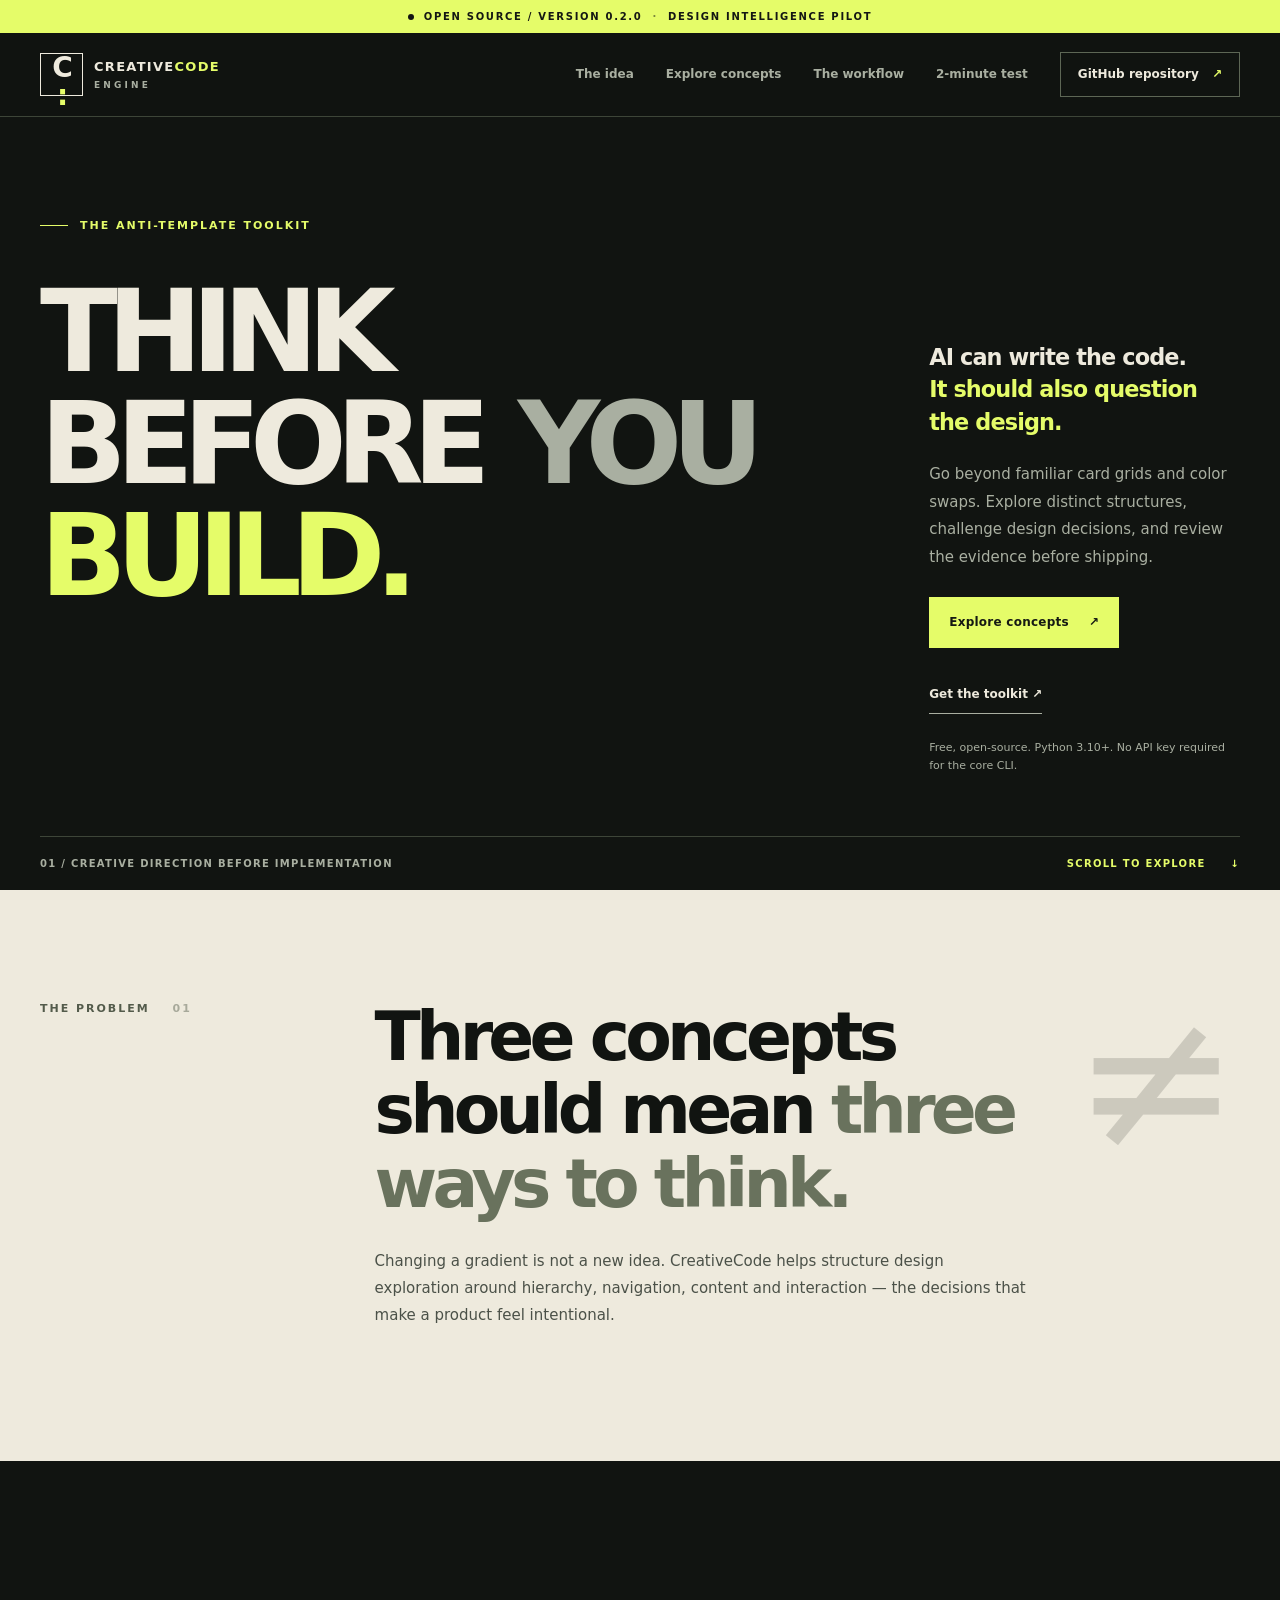
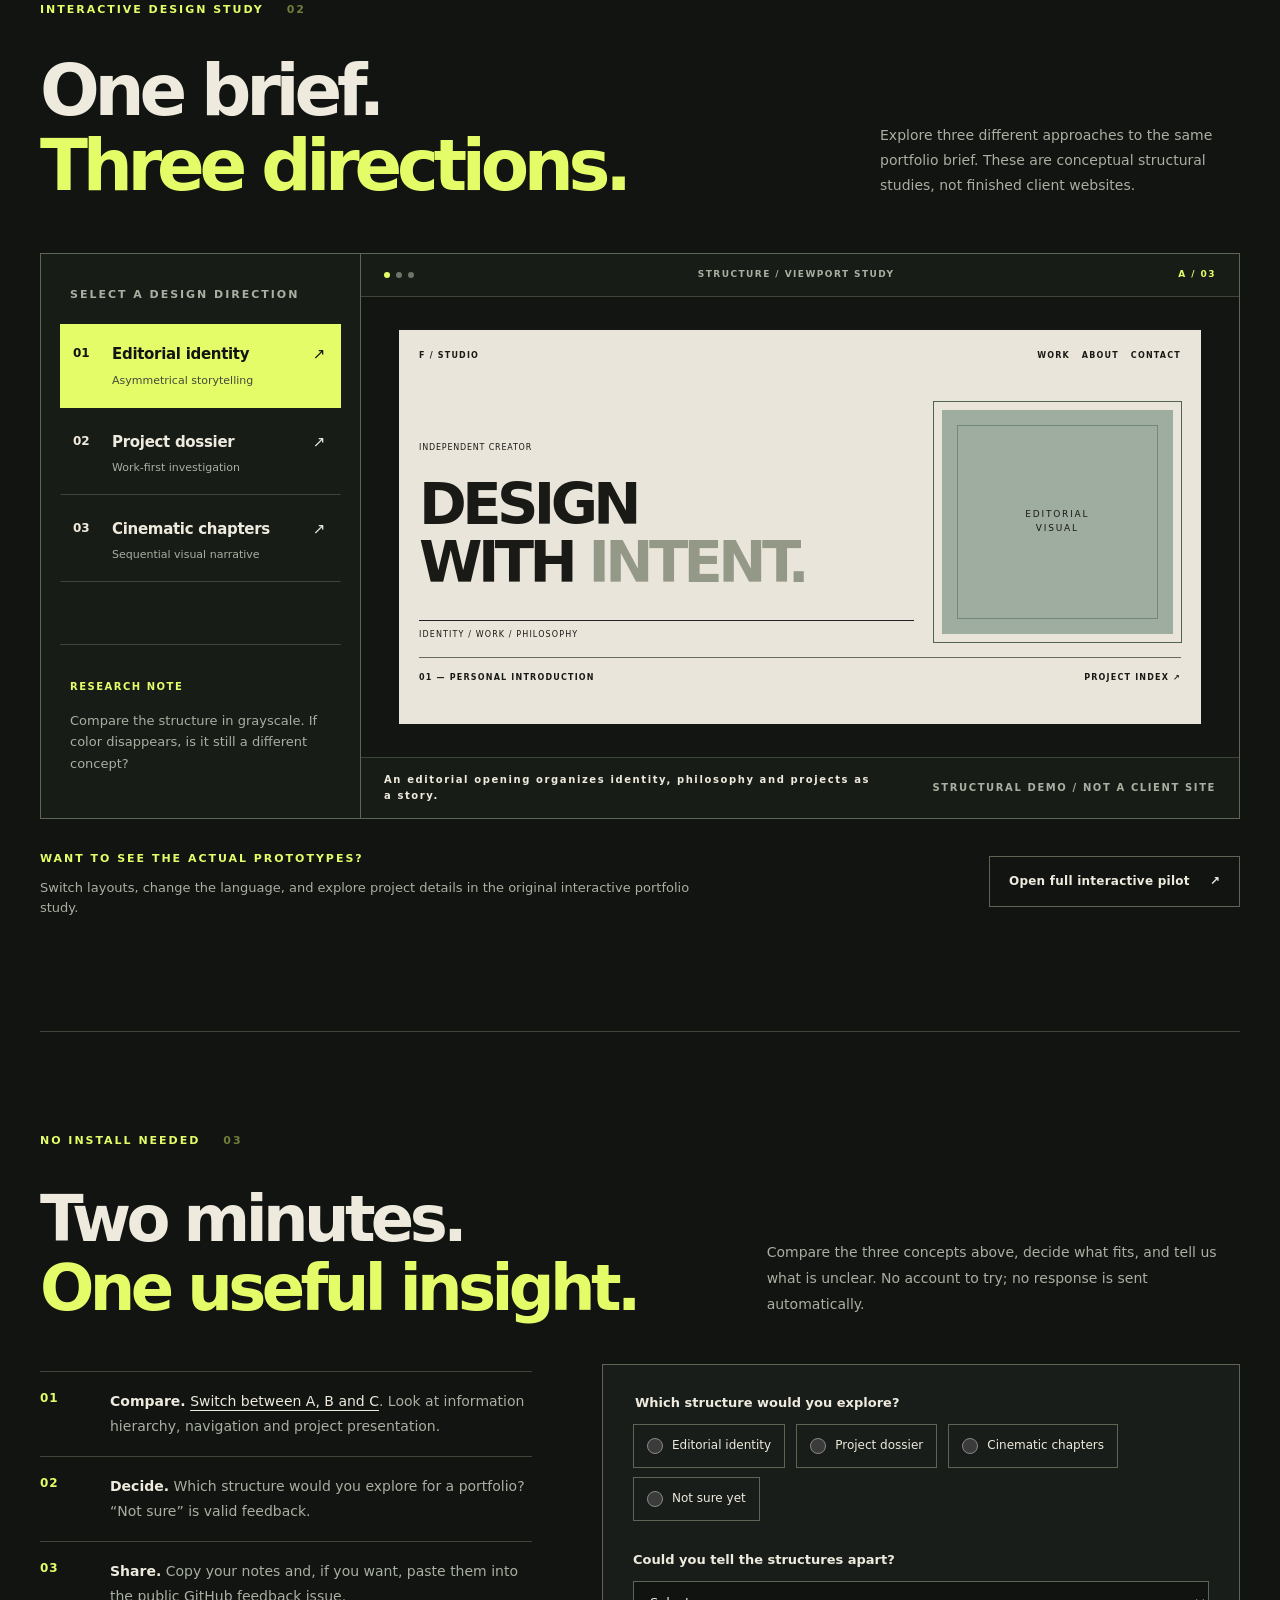
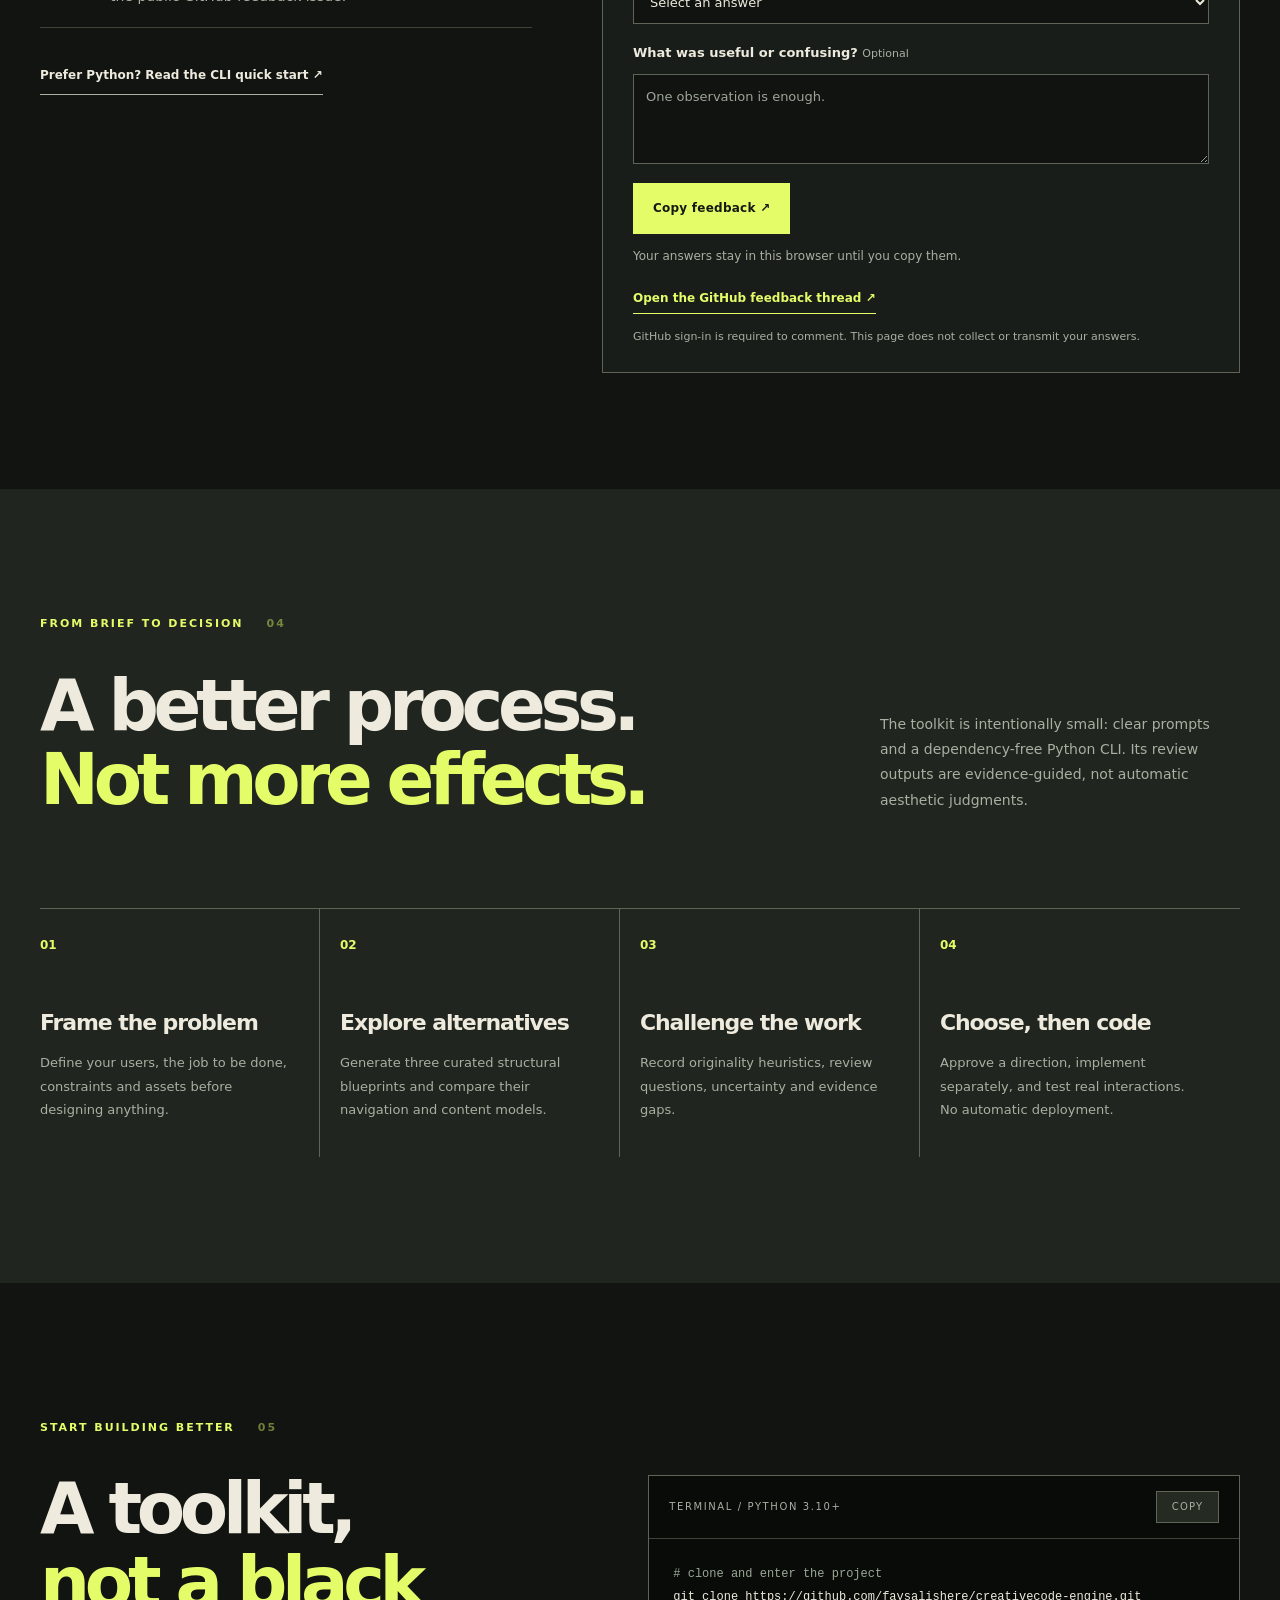
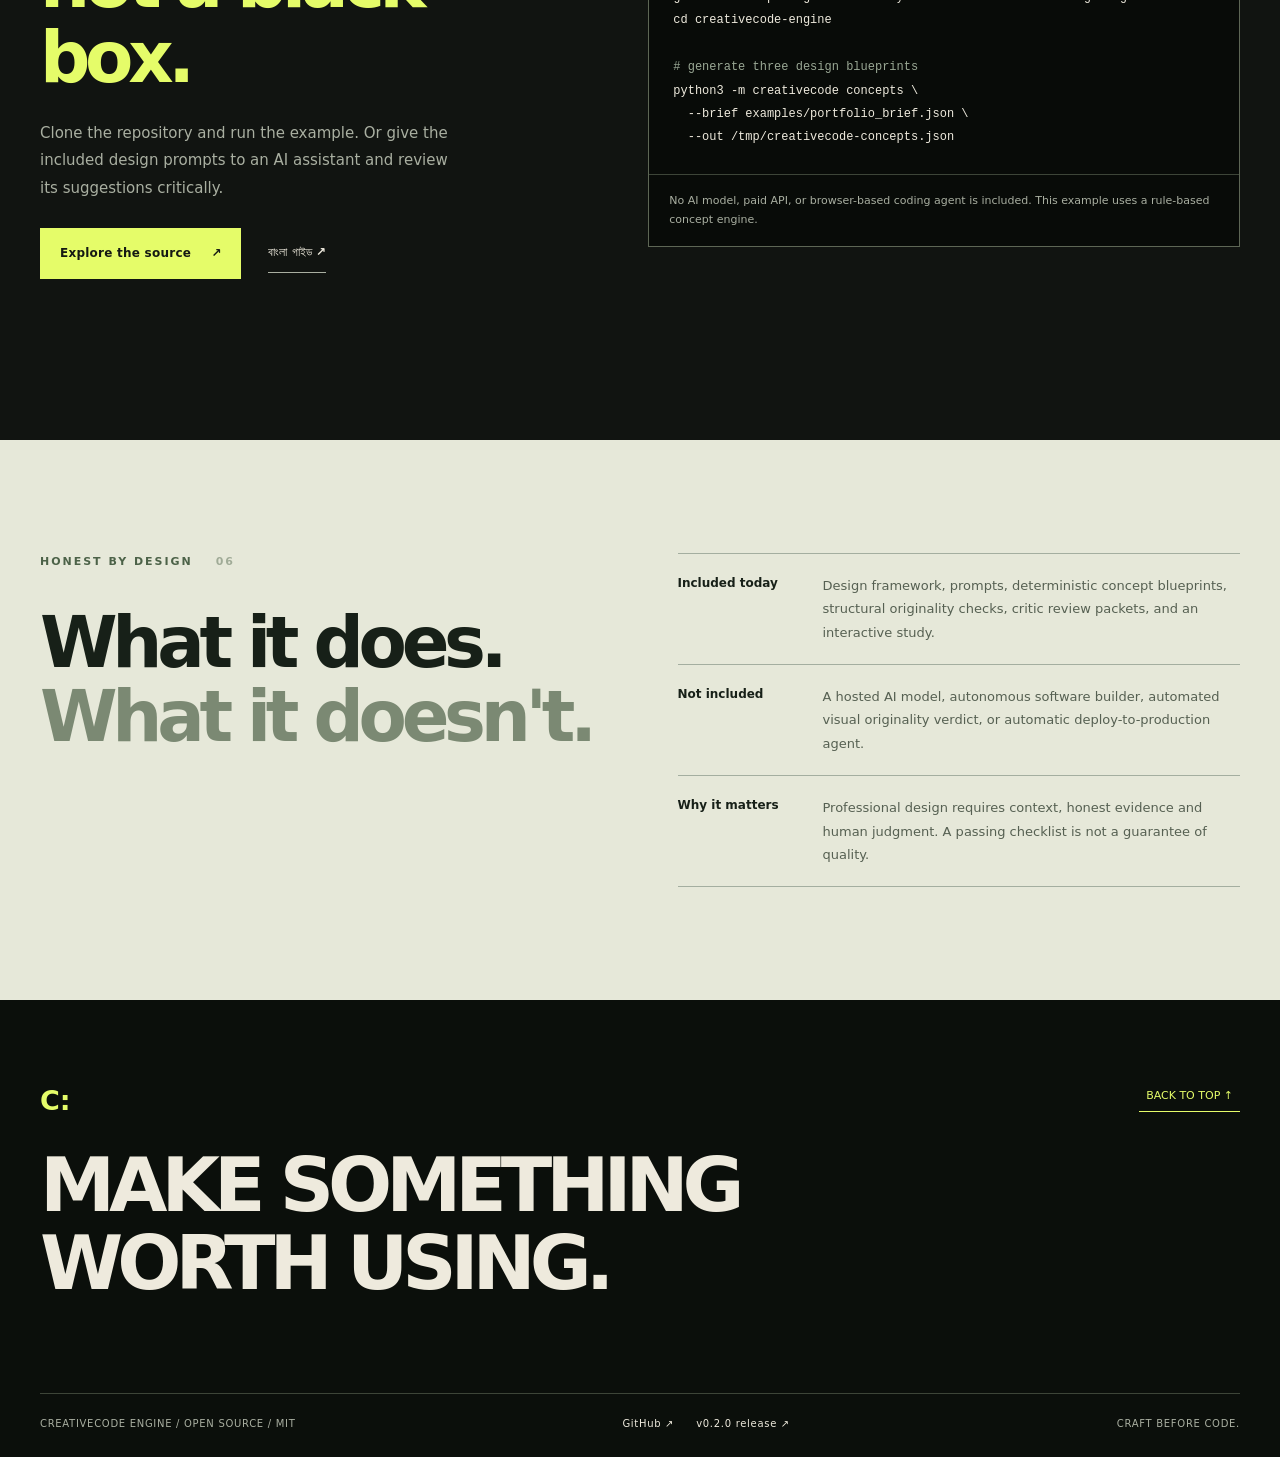
<file: docs/index.html>
<!doctype html>
<html lang="en">
<head>
  <meta charset="utf-8">
  <meta name="viewport" content="width=device-width, initial-scale=1">
  <meta name="theme-color" content="#101310">
  <meta name="description" content="CreativeCode Engine is an open-source design intelligence toolkit for AI-assisted developers. Compare three distinct structures, evaluate originality, and review designs with evidence before coding.">
  <meta property="og:type" content="website">
  <meta property="og:title" content="CreativeCode Engine — Think before you build">
  <meta property="og:description" content="Three structures, not three color swaps. Explore the interactive portfolio design pilot and the open-source workflow.">
  <meta property="og:url" content="https://faysalishere.github.io/creativecode-engine/">
  <meta property="og:image" content="https://faysalishere.github.io/creativecode-engine/assets/social-preview.png">
  <meta name="twitter:card" content="summary_large_image">
  <link rel="canonical" href="https://faysalishere.github.io/creativecode-engine/">
  <link rel="icon" href="./assets/brand.svg" type="image/svg+xml">
  <link rel="stylesheet" href="./assets/site.css">
  <title>CreativeCode Engine — Think before you build</title>
</head>
<body>
  <a class="skip-link" href="#main">Skip to content</a>
  <div class="announce"><span class="signal" aria-hidden="true"></span> OPEN SOURCE / VERSION 0.2.0 <span class="announce-sep" aria-hidden="true">·</span> DESIGN INTELLIGENCE PILOT</div>
  <header class="site-header" id="top">
    <div class="wrap nav-wrap">
      <a class="logo" href="./" aria-label="CreativeCode Engine home"><span class="logo-symbol" aria-hidden="true">C<span>:</span></span><span class="logo-name">CREATIVE<span>CODE</span><small>ENGINE</small></span></a>
      <button class="menu-toggle" id="menu-toggle" type="button" aria-expanded="false" aria-controls="site-nav" aria-label="Open navigation"><span></span><span></span></button>
      <nav class="site-nav" id="site-nav" aria-label="Primary navigation">
        <a href="#why">The idea</a>
        <a href="#directions">Explore concepts</a>
        <a href="#workflow">The workflow</a>
        <a href="#quick-test">2-minute test</a>
        <a class="nav-github" href="https://github.com/faysalishere/creativecode-engine" target="_blank" rel="noopener noreferrer">GitHub repository <span aria-hidden="true">↗</span></a>
      </nav>
    </div>
  </header>
  <main id="main">
    <section class="hero wrap" aria-labelledby="hero-title">
      <div class="hero-main">
        <p class="eyebrow"><span class="dash" aria-hidden="true"></span> THE ANTI-TEMPLATE TOOLKIT</p>
        <h1 id="hero-title">THINK<br>BEFORE <span>YOU</span><br><em>BUILD.</em></h1>
      </div>
      <div class="hero-aside">
        <p class="hero-intro">AI can write the code.<br><strong>It should also question the design.</strong></p>
        <p>Go beyond familiar card grids and color swaps. Explore distinct structures, challenge design decisions, and review the evidence before shipping.</p>
        <div class="cta-line"><a class="button button-primary" href="#directions">Explore concepts <span aria-hidden="true">↗</span></a><a class="text-link" href="https://github.com/faysalishere/creativecode-engine" target="_blank" rel="noopener noreferrer">Get the toolkit <span aria-hidden="true">↗</span></a></div>
        <p class="micro">Free, open-source. Python 3.10+. No API key required for the core CLI.</p>
      </div>
      <div class="hero-footer"><span>01 / CREATIVE DIRECTION BEFORE IMPLEMENTATION</span><span>SCROLL TO EXPLORE <span aria-hidden="true">↓</span></span></div>
    </section>
    <section class="principle" id="why" aria-labelledby="principle-title"><div class="wrap principle-grid"><p class="section-kicker">THE PROBLEM <span>01</span></p><div><h2 id="principle-title">Three concepts should mean <span>three ways to think.</span></h2><p>Changing a gradient is not a new idea. CreativeCode helps structure design exploration around hierarchy, navigation, content and interaction — the decisions that make a product feel intentional.</p></div><div class="principle-symbol" aria-hidden="true"><span>≠</span></div></div></section>
    <section class="concept-section wrap" id="directions" aria-labelledby="concept-title">
      <div class="section-heading"><div><p class="section-kicker">INTERACTIVE DESIGN STUDY <span>02</span></p><h2 id="concept-title">One brief.<br><em>Three directions.</em></h2></div><p>Explore three different approaches to the same portfolio brief. These are conceptual structural studies, not finished client websites.</p></div>
      <div class="explorer">
        <div class="explorer-sidebar">
          <p class="overline">SELECT A DESIGN DIRECTION</p>
          <div class="concept-tabs" role="tablist" aria-label="Portfolio concept directions">
            <button class="concept-tab" id="tab-editorial" role="tab" data-concept="editorial" aria-selected="true" aria-controls="panel-editorial" type="button"><span class="concept-number">01</span><span><b>Editorial identity</b><small>Asymmetrical storytelling</small></span><span class="tab-arrow" aria-hidden="true">↗</span></button>
            <button class="concept-tab" id="tab-dossier" role="tab" data-concept="dossier" aria-selected="false" aria-controls="panel-dossier" tabindex="-1" type="button"><span class="concept-number">02</span><span><b>Project dossier</b><small>Work-first investigation</small></span><span class="tab-arrow" aria-hidden="true">↗</span></button>
            <button class="concept-tab" id="tab-chapters" role="tab" data-concept="chapters" aria-selected="false" aria-controls="panel-chapters" tabindex="-1" type="button"><span class="concept-number">03</span><span><b>Cinematic chapters</b><small>Sequential visual narrative</small></span><span class="tab-arrow" aria-hidden="true">↗</span></button>
          </div>
          <div class="explorer-note"><span class="note-index">RESEARCH NOTE</span><p>Compare the structure in grayscale. If color disappears, is it still a different concept?</p></div>
        </div>
        <div class="explorer-stage">
          <div class="stage-toolbar"><div class="browser-dots" aria-hidden="true"><i></i><i></i><i></i></div><span>STRUCTURE / VIEWPORT STUDY</span><span class="stage-code" id="stage-code">A / 03</span></div>
          <div class="stage-scene" id="panel-editorial" role="tabpanel" aria-labelledby="tab-editorial">
            <div class="mock-editorial">
              <div class="mock-top"><span>F / STUDIO</span><span>WORK &nbsp; ABOUT &nbsp; CONTACT</span></div>
              <div class="mock-editorial-grid"><div><span class="mock-caption">INDEPENDENT CREATOR</span><strong>DESIGN<br>WITH <i>INTENT.</i></strong><div class="mock-editorial-line">IDENTITY / WORK / PHILOSOPHY</div></div><div class="mock-photo"><span>EDITORIAL<br>VISUAL</span></div></div>
              <div class="mock-bottom"><span>01 — PERSONAL INTRODUCTION</span><span>PROJECT INDEX <span aria-hidden="true">↗</span></span></div>
            </div>
          </div>
          <div class="stage-scene" id="panel-dossier" role="tabpanel" aria-labelledby="tab-dossier" hidden>
            <div class="mock-dossier"><div class="dossier-top"><span>SELECTED WORK / INDEX</span><span>PORTFOLIO SYSTEM</span></div><div class="dossier-grid"><div class="dossier-rail"><span>01 / PROJECT ALPHA</span><span class="dossier-selected">02 / PROJECT BETA</span><span>03 / PROJECT GAMMA</span><span>04 / MORE WORK</span></div><div class="dossier-main"><p>CASE STUDY / 002</p><strong>PROJECT<br>BETA</strong><div class="dossier-meta"><span>PROBLEM</span><span>APPROACH</span><span>RESULT</span></div><div class="dossier-preview">PROJECT EVIDENCE &amp; DECISIONS</div></div></div></div>
          </div>
          <div class="stage-scene" id="panel-chapters" role="tabpanel" aria-labelledby="tab-chapters" hidden>
            <div class="mock-chapters"><div class="chapter-top">CHAPTERS / 01—03 <span>DISCOVER THE STORY</span></div><p>01 / IDENTITY</p><strong>BUILD<br><span>BEYOND</span><br>THE SCREEN.</strong><div class="chapter-line"><span>02 / WORK</span><span>03 / PRINCIPLES</span></div><div class="chapter-bottom">A SEQUENCE, NOT A CARD GRID <span aria-hidden="true">↗</span></div></div>
          </div>
          <div class="stage-bottom"><span id="stage-summary">An editorial opening organizes identity, philosophy and projects as a story.</span><span>STRUCTURAL DEMO / NOT A CLIENT SITE</span></div>
        </div>
      </div>
      <div class="explore-next"><div><span class="micro-label">WANT TO SEE THE ACTUAL PROTOTYPES?</span><p>Switch layouts, change the language, and explore project details in the original interactive portfolio study.</p></div><a class="button button-outline" href="./demo/portfolio/" id="open-pilot">Open full interactive pilot <span aria-hidden="true">↗</span></a></div>
    </section>
    <section class="quick-test wrap" id="quick-test" aria-labelledby="quick-test-title">
      <div class="quick-test-heading">
        <div><p class="section-kicker">NO INSTALL NEEDED <span>03</span></p><h2 id="quick-test-title">Two minutes.<br><em>One useful insight.</em></h2></div>
        <p>Compare the three concepts above, decide what fits, and tell us what is unclear. No account to try; no response is sent automatically.</p>
      </div>
      <div class="quick-test-grid">
        <div class="quick-test-instructions">
          <div><span class="quick-step">01</span><p><strong>Compare.</strong> <a href="#directions">Switch between A, B and C</a>. Look at information hierarchy, navigation and project presentation.</p></div>
          <div><span class="quick-step">02</span><p><strong>Decide.</strong> Which structure would you explore for a portfolio? “Not sure” is valid feedback.</p></div>
          <div><span class="quick-step">03</span><p><strong>Share.</strong> Copy your notes and, if you want, paste them into the public GitHub feedback issue.</p></div>
          <a class="text-link" href="https://github.com/faysalishere/creativecode-engine/blob/main/docs/QUICK_START.md" target="_blank" rel="noopener noreferrer">Prefer Python? Read the CLI quick start ↗</a>
        </div>
        <form class="feedback-form" id="feedback-form">
          <fieldset><legend>Which structure would you explore?</legend>
            <label class="feedback-choice"><input type="radio" name="direction" value="Editorial identity" required><span>Editorial identity</span></label>
            <label class="feedback-choice"><input type="radio" name="direction" value="Project dossier"><span>Project dossier</span></label>
            <label class="feedback-choice"><input type="radio" name="direction" value="Cinematic chapters"><span>Cinematic chapters</span></label>
            <label class="feedback-choice"><input type="radio" name="direction" value="Not sure"><span>Not sure yet</span></label>
          </fieldset>
          <label class="feedback-label" for="feedback-clarity">Could you tell the structures apart?</label>
          <select id="feedback-clarity" name="clarity" required><option value="" selected disabled>Select an answer</option><option value="Clearly">Clearly</option><option value="Partly">Partly</option><option value="Not yet">Not yet</option></select>
          <label class="feedback-label" for="feedback-note">What was useful or confusing? <small>Optional</small></label>
          <textarea id="feedback-note" name="note" maxlength="500" rows="3" placeholder="One observation is enough."></textarea>
          <button class="button button-primary" type="submit" id="copy-feedback">Copy feedback ↗</button>
          <p class="feedback-status" id="feedback-status" role="status" aria-live="polite">Your answers stay in this browser until you copy them.</p>
          <label class="feedback-fallback-label" for="feedback-fallback" id="feedback-fallback-label" hidden>Copy this text manually:</label>
          <textarea id="feedback-fallback" class="feedback-fallback" readonly hidden aria-label="Feedback text for manual copying"></textarea>
          <a class="feedback-thread" href="https://github.com/faysalishere/creativecode-engine/issues/1" target="_blank" rel="noopener noreferrer">Open the GitHub feedback thread ↗</a>
          <p class="feedback-privacy">GitHub sign-in is required to comment. This page does not collect or transmit your answers.</p>
        </form>
      </div>
    </section>
    <section class="workflow" id="workflow" aria-labelledby="workflow-title"><div class="wrap"><div class="section-heading workflow-header"><div><p class="section-kicker">FROM BRIEF TO DECISION <span>04</span></p><h2 id="workflow-title">A better process.<br><em>Not more effects.</em></h2></div><p>The toolkit is intentionally small: clear prompts and a dependency-free Python CLI. Its review outputs are evidence-guided, not automatic aesthetic judgments.</p></div>
      <div class="steps"><article><span class="step-num">01</span><h3>Frame the problem</h3><p>Define your users, the job to be done, constraints and assets before designing anything.</p></article><article><span class="step-num">02</span><h3>Explore alternatives</h3><p>Generate three curated structural blueprints and compare their navigation and content models.</p></article><article><span class="step-num">03</span><h3>Challenge the work</h3><p>Record originality heuristics, review questions, uncertainty and evidence gaps.</p></article><article><span class="step-num">04</span><h3>Choose, then code</h3><p>Approve a direction, implement separately, and test real interactions. No automatic deployment.</p></article></div>
    </div></section>
    <section class="get-started wrap" id="start" aria-labelledby="start-title"><div class="get-started-copy"><p class="section-kicker">START BUILDING BETTER <span>05</span></p><h2 id="start-title">A toolkit,<br><em>not a black box.</em></h2><p>Clone the repository and run the example. Or give the included design prompts to an AI assistant and review its suggestions critically.</p><div class="links-row"><a class="button button-primary" href="https://github.com/faysalishere/creativecode-engine" target="_blank" rel="noopener noreferrer">Explore the source <span aria-hidden="true">↗</span></a><a class="text-link" href="https://github.com/faysalishere/creativecode-engine/blob/main/docs/GETTING_STARTED.bn.md" target="_blank" rel="noopener noreferrer">বাংলা গাইড <span aria-hidden="true">↗</span></a></div></div><div class="code-panel"><div class="code-header"><span>TERMINAL / PYTHON 3.10+</span><button id="copy-command" class="copy-button" type="button" aria-label="Copy getting started commands">COPY</button></div><pre><code id="install-command"><span class="code-comment"># clone and enter the project</span>
git clone https://github.com/faysalishere/creativecode-engine.git
cd creativecode-engine

<span class="code-comment"># generate three design blueprints</span>
python3 -m creativecode concepts \
  --brief examples/portfolio_brief.json \
  --out /tmp/creativecode-concepts.json</code></pre><p class="code-note">No AI model, paid API, or browser-based coding agent is included. This example uses a rule-based concept engine.</p></div></section>
    <section class="limits" aria-labelledby="limits-title"><div class="wrap limits-grid"><div><p class="section-kicker">HONEST BY DESIGN <span>06</span></p><h2 id="limits-title">What it does.<br><span>What it doesn't.</span></h2></div><div class="limits-list"><div><b>Included today</b><p>Design framework, prompts, deterministic concept blueprints, structural originality checks, critic review packets, and an interactive study.</p></div><div><b>Not included</b><p>A hosted AI model, autonomous software builder, automated visual originality verdict, or automatic deploy-to-production agent.</p></div><div><b>Why it matters</b><p>Professional design requires context, honest evidence and human judgment. A passing checklist is not a guarantee of quality.</p></div></div></div></section>
  </main>
  <footer class="footer"><div class="wrap"><div class="footer-top"><div><span class="footer-mark">C:</span><h2>MAKE SOMETHING<br>WORTH USING.</h2></div><a href="#top" class="back-top">BACK TO TOP ↑</a></div><div class="footer-bottom"><span>CREATIVECODE ENGINE / OPEN SOURCE / MIT</span><div><a href="https://github.com/faysalishere/creativecode-engine" target="_blank" rel="noopener noreferrer">GitHub ↗</a><a href="https://github.com/faysalishere/creativecode-engine/releases/tag/v0.2.0" target="_blank" rel="noopener noreferrer">v0.2.0 release ↗</a></div><span>CRAFT BEFORE CODE.</span></div></div></footer>
  <script src="./assets/site.js" defer></script>
</body>
</html>
</file>
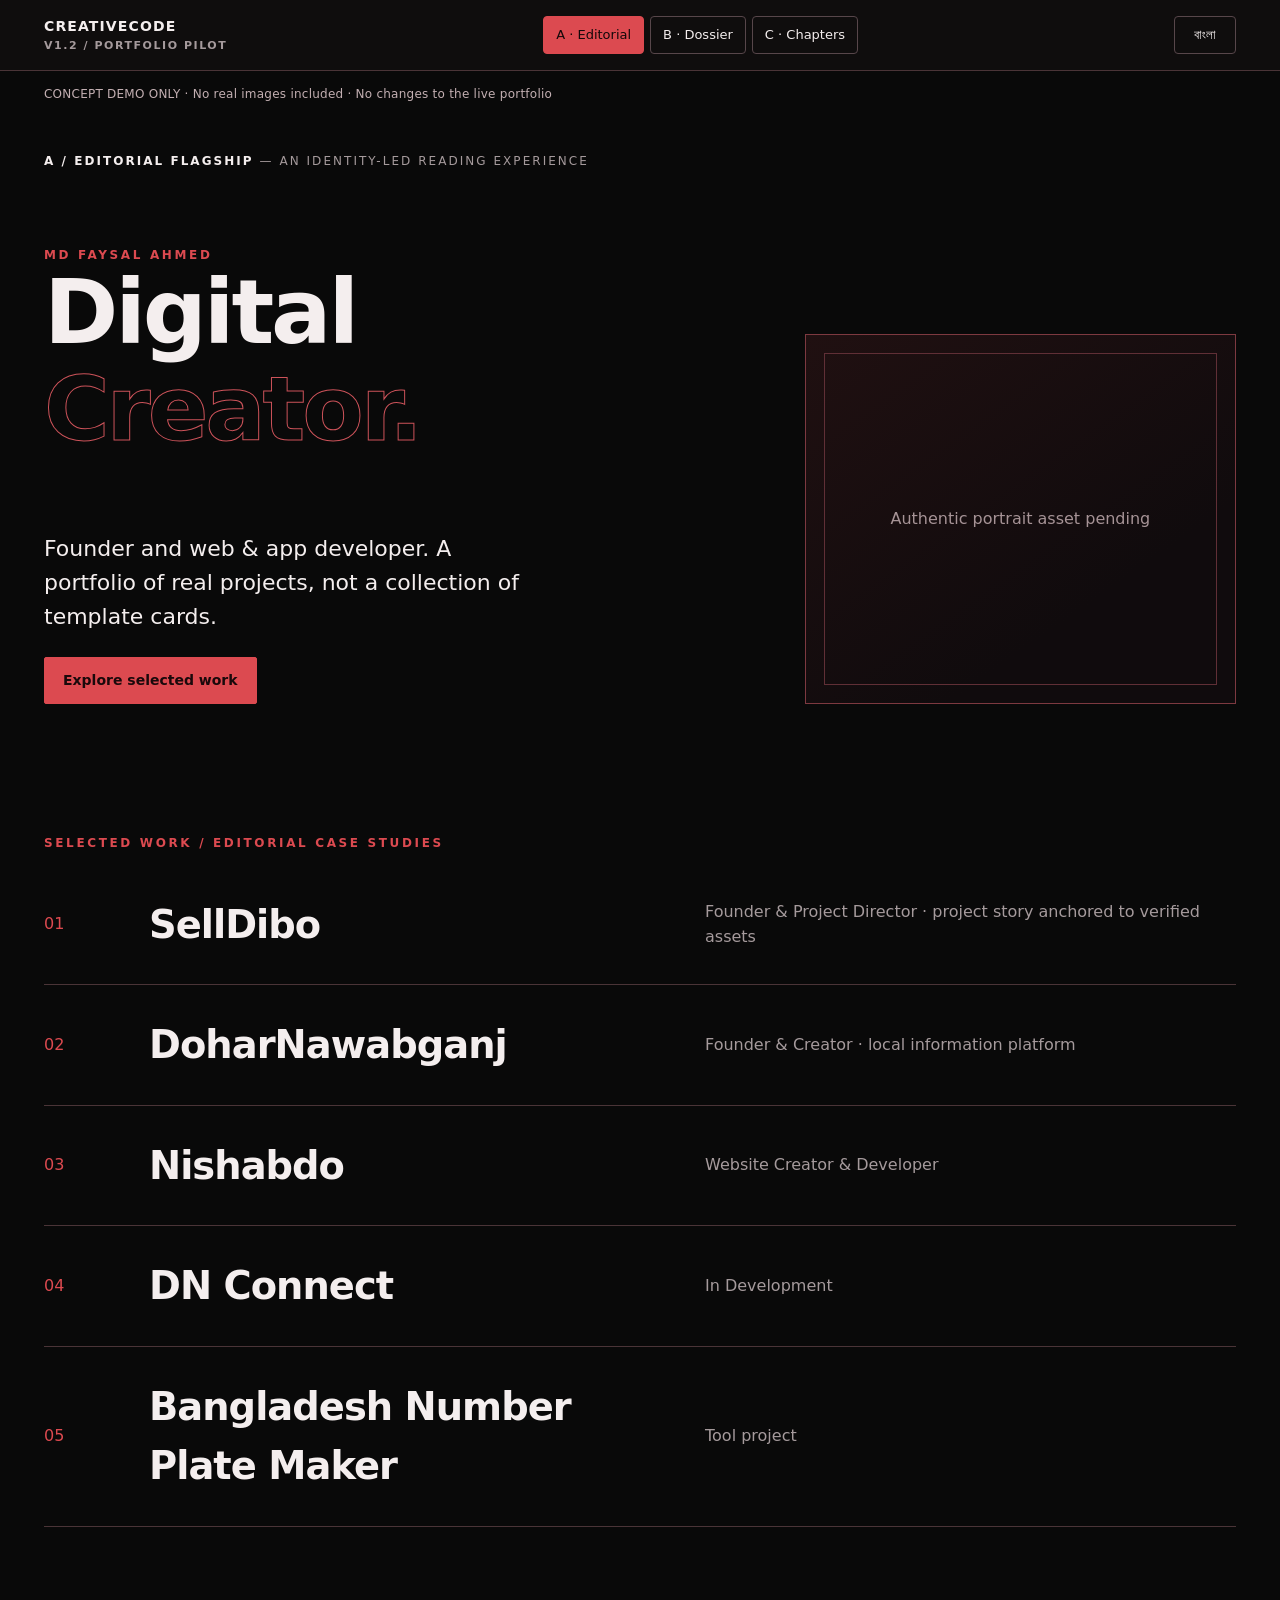
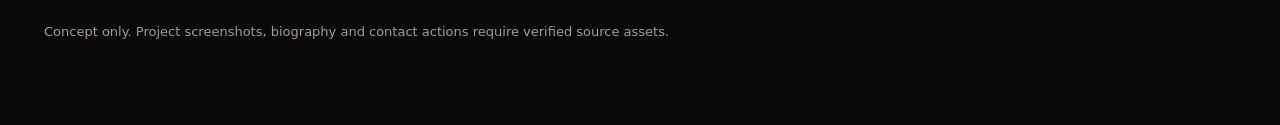
<file: examples/portfolio_preview/index.html>
<!doctype html>
<html lang="en">
<head>
<meta charset="utf-8">
<meta name="viewport" content="width=device-width,initial-scale=1">
<meta name="color-scheme" content="dark">
<title>CreativeCode V1.2 — Three portfolio directions (pilot only)</title>
<meta name="description" content="Three isolated conceptual portfolio layouts. No real portrait, project screenshots, or live website changes.">
<style>
:root{--bg:#0a0909;--surface:#171414;--surface2:#231b1c;--ink:#f4eeee;--muted:#a59a9c;--line:#4a3437;--accent:#dc4a50;--focus:#f3a19a;--max:1240px;font-family:system-ui,-apple-system,BlinkMacSystemFont,"Segoe UI",sans-serif}
*{box-sizing:border-box}html{scroll-behavior:smooth}body{margin:0;background:#090909;color:var(--ink);line-height:1.55}button{font:inherit;color:inherit;cursor:pointer}a{color:inherit}a:focus-visible,button:focus-visible{outline:3px solid var(--focus);outline-offset:4px}button:disabled{opacity:.45;cursor:default}.shell{max-width:var(--max);margin:auto;padding:0 24px}.utility{position:sticky;top:0;z-index:50;background:#100e0ef5;backdrop-filter:blur(12px);border-bottom:1px solid var(--line)}.utility-inner{display:flex;align-items:center;gap:16px;justify-content:space-between;min-height:70px;flex-wrap:wrap;padding-top:10px;padding-bottom:10px}.brand{font-weight:750;letter-spacing:.08em;font-size:14px}.brand small{color:var(--muted);font-size:11px;display:block;letter-spacing:.14em;text-transform:uppercase}.tabs{display:flex;gap:6px;flex-wrap:wrap}button.tab,.lang-switch{background:transparent;border:1px solid #57464a;border-radius:4px;padding:8px 12px;font-size:13px}button.tab[aria-selected="true"]{background:var(--accent);border-color:var(--accent);color:#130809}.lang-switch{min-width:62px}.notice{padding:14px 24px;margin:0 auto;max-width:var(--max);font-size:12px;letter-spacing:.02em;color:#c3afb2}.scene{min-height:750px}.scene[hidden]{display:none}.eyebrow{font-size:12px;letter-spacing:.22em;text-transform:uppercase;color:var(--accent);font-weight:650}.btn,.link-btn{display:inline-block;border:1px solid var(--accent);background:var(--accent);color:#1a090b;font-weight:700;font-size:14px;padding:12px 18px;text-decoration:none;border-radius:2px}.btn.secondary{background:transparent;color:var(--ink)}.muted{color:var(--muted)}.rule{border-top:1px solid var(--line)}.number{font-variant-numeric:tabular-nums;color:var(--accent)}h1,h2,h3,p{margin-top:0}h1,h2{line-height:1.08;letter-spacing:-.035em}h1{font-size:clamp(48px,7vw,112px)}h2{font-size:clamp(32px,5vw,66px)}.scene-head{padding:34px 0 12px;font-size:12px;color:var(--muted);text-transform:uppercase;letter-spacing:.17em} .scene-head strong{color:var(--ink)}
/* A: asymmetric editorial narrative */
.a-hero{display:grid;grid-template-columns:1.25fr .75fr;gap:42px;align-items:end;min-height:580px;padding-bottom:70px}.a-title{font-weight:750}.a-title em{font-style:normal;display:block;color:transparent;-webkit-text-stroke:1px #cd535a;white-space:nowrap}.a-lede{font-size:clamp(18px,2vw,22px);max-width:490px}.a-portrait{border:1px solid #7d3940;min-height:370px;position:relative;background:linear-gradient(145deg,#201011,#100b0d 70%);display:grid;place-items:center;text-align:center;padding:22px;color:#a69396}.a-portrait:before{position:absolute;content:"";inset:18px;border:1px solid #602f36;pointer-events:none}.a-portrait small{display:block;font-size:13px}.a-work{padding:60px 0}.a-work article{display:grid;grid-template-columns:80px 1fr 1fr;align-items:center;gap:25px;padding:30px 0;border-bottom:1px solid var(--line)}.a-work article h3{font-size:clamp(22px,3vw,40px);margin:0;letter-spacing:-.025em}.a-work article p{margin:0;color:var(--muted)}
/* B: active dossier with scan index */
.b-top{display:flex;justify-content:space-between;gap:24px;padding:44px 0 28px}.b-top h1{font-size:clamp(36px,4.5vw,72px);margin-bottom:10px}.b-top p{max-width:380px}.b-layout{display:grid;grid-template-columns:290px 1fr;gap:30px;min-height:540px}.b-index{display:flex;flex-direction:column;gap:6px;border-top:1px solid var(--line);padding-top:16px}.b-choice{text-align:left;background:transparent;border:1px solid transparent;border-bottom-color:var(--line);padding:16px 12px;display:flex;gap:16px;align-items:baseline}.b-choice[aria-pressed=true]{background:#321e21;border-color:#7f4b53}.b-choice span:first-child{color:var(--accent);font-size:12px}.b-dossier{padding:35px 42px;background:#181214;border:1px solid #67323a;position:relative;min-width:0}.b-dossier:before{content:"DOSSIER";position:absolute;right:28px;top:25px;letter-spacing:.2em;font-size:11px;color:#a76569}.b-dossier h2{margin:35px 0 12px}.b-meta{display:grid;grid-template-columns:100px 1fr;gap:14px;border-top:1px solid var(--line);padding:16px 0;font-size:15px}.b-meta dt{color:var(--muted)}.b-meta dd{margin:0}.b-image{min-height:165px;background:repeating-linear-gradient(90deg,#21191a 0 1px,#171112 1px 56px);display:grid;place-items:center;color:#9d8185;font-size:13px;border:1px dashed #725058}.b-bottom{padding:35px 0 60px;color:var(--muted)}
/* C: chapters / typographic navigation */
.c-hero{padding:70px 0 45px;min-height:485px;display:flex;flex-direction:column;justify-content:center}.c-hero h1{max-width:960px;letter-spacing:-.055em}.c-hero h1 .outline{display:block;color:transparent;-webkit-text-stroke:1px #db585d}.c-intro{display:flex;gap:30px;align-items:end;justify-content:space-between}.c-intro p{max-width:460px}.c-chapters{border-top:1px solid #aa555a}.c-chapters article{padding:38px 0;border-bottom:1px solid var(--line);display:grid;grid-template-columns:150px 1fr;gap:25px;scroll-margin-top:98px}.c-chapters h2{font-size:clamp(26px,4vw,54px);margin-bottom:12px}.c-chapters p{max-width:600px}.c-projects{font-size:clamp(16px,2.1vw,25px);line-height:1.85}.c-index{display:flex;gap:16px;flex-wrap:wrap;margin:25px 0}.c-index a{font-size:13px;color:#e0aaaa;text-underline-offset:5px}.footer-note{padding:35px 0 70px;font-size:13px;color:var(--muted)}
@media(max-width:760px){.shell{padding:0 17px}.utility-inner{gap:10px}.tabs{order:3;width:100%;justify-content:space-between}.tab{flex:1}.notice{padding:12px 17px}.a-hero{grid-template-columns:1fr;gap:22px;min-height:unset;padding:34px 0 40px}.a-title em{white-space:normal}.a-portrait{min-height:230px}.a-work{padding:20px 0}.a-work article{grid-template-columns:35px 1fr;gap:8px;padding:18px 0}.a-work article p{grid-column:2}.b-top{display:block;padding:25px 0 22px}.b-layout{grid-template-columns:1fr;gap:15px}.b-index{flex-direction:row;overflow-x:auto;padding-bottom:6px}.b-choice{min-width:180px;border:1px solid var(--line);flex-shrink:0}.b-dossier{padding:22px 18px}.b-dossier:before{right:12px;top:10px}.b-dossier h2{margin:36px 0 10px}.b-meta{grid-template-columns:88px 1fr}.c-hero{padding:43px 0 28px;min-height:420px}.c-intro{display:block}.c-chapters article{grid-template-columns:1fr;gap:3px;padding:22px 0}.c-projects{line-height:1.7}.c-index{gap:12px}}
@media(prefers-reduced-motion:reduce){html{scroll-behavior:auto}*,*:before,*:after{animation:none!important;transition:none!important}}
</style>
</head>
<body>
<a href="#preview" class="muted" style="position:absolute;left:-9999px;top:0" onfocus="this.style.left='8px'" onblur="this.style.left='-9999px'">Skip to preview</a>
<header class="utility"><div class="shell utility-inner">
  <div class="brand">CREATIVECODE <small>V1.2 / portfolio pilot</small></div>
  <div class="tabs" role="tablist" aria-label="Choose a concept">
    <button class="tab" role="tab" id="tab-a" aria-controls="concept-a" aria-selected="true" data-target="a">A · Editorial</button>
    <button class="tab" role="tab" id="tab-b" aria-controls="concept-b" aria-selected="false" tabindex="-1" data-target="b">B · Dossier</button>
    <button class="tab" role="tab" id="tab-c" aria-controls="concept-c" aria-selected="false" tabindex="-1" data-target="c">C · Chapters</button>
  </div>
  <button id="language" class="lang-switch" type="button" aria-label="Switch language">বাংলা</button>
</div></header>
<p class="notice" data-en="CONCEPT DEMO ONLY · No real images included · No changes to the live portfolio" data-bn="শুধু ধারণামূলক ডেমো · আসল ছবি এখানে নেই · লাইভ পোর্টফোলিও অপরিবর্তিত">CONCEPT DEMO ONLY · No real images included · No changes to the live portfolio</p>
<main id="preview">
<section id="concept-a" class="scene" role="tabpanel" aria-labelledby="tab-a"><div class="shell">
<p class="scene-head"><strong>A / Editorial flagship</strong> — <span data-en="An identity-led reading experience" data-bn="পরিচয়কেন্দ্রিক এডিটোরিয়াল অভিজ্ঞতা">An identity-led reading experience</span></p>
<div class="a-hero"><div><div class="eyebrow">MD FAYSAL AHMED</div><h1 class="a-title"><span data-en="Digital" data-bn="ডিজিটাল">Digital</span><em data-en="Creator." data-bn="ক্রিয়েটর।">Creator.</em></h1><p class="a-lede" data-en="Founder and web & app developer. A portfolio of real projects, not a collection of template cards." data-bn="প্রতিষ্ঠাতা এবং ওয়েব ও অ্যাপ ডেভেলপার। টেমপ্লেট কার্ড নয়, বাস্তব প্রজেক্টের গল্প।">Founder and web &amp; app developer. A portfolio of real projects, not a collection of template cards.</p><button class="btn goto-a" data-en="Explore selected work" data-bn="নির্বাচিত কাজ দেখুন">Explore selected work</button></div><div class="a-portrait" role="img" aria-label="Authentic portrait image placeholder"><span data-en="Authentic portrait asset pending" data-bn="আসল পোর্ট্রেটের ফাইল যুক্ত করা বাকি">Authentic portrait asset pending</span></div></div>
<div id="a-work" class="a-work"><p class="eyebrow" data-en="Selected work / editorial case studies" data-bn="নির্বাচিত কাজ / বিস্তারিত প্রজেক্ট কাহিনি">Selected work / editorial case studies</p>
<article><div class="number">01</div><h3>SellDibo</h3><p data-en="Founder & Project Director · project story anchored to verified assets" data-bn="প্রতিষ্ঠাতা ও প্রজেক্ট ডিরেক্টর · যাচাইকৃত উপকরণে ভিত্তি করে কাহিনি">Founder &amp; Project Director · project story anchored to verified assets</p></article>
<article><div class="number">02</div><h3>DoharNawabganj</h3><p data-en="Founder & Creator · local information platform" data-bn="প্রতিষ্ঠাতা ও নির্মাতা · স্থানীয় তথ্য প্ল্যাটফর্ম">Founder &amp; Creator · local information platform</p></article>
<article><div class="number">03</div><h3>Nishabdo</h3><p data-en="Website Creator & Developer" data-bn="ওয়েবসাইট নির্মাতা ও ডেভেলপার">Website Creator &amp; Developer</p></article>
<article><div class="number">04</div><h3>DN Connect</h3><p data-en="In Development" data-bn="নির্মাণাধীন">In Development</p></article>
<article><div class="number">05</div><h3>Bangladesh Number Plate Maker</h3><p data-en="Tool project" data-bn="টুল প্রজেক্ট">Tool project</p></article>
</div><p class="footer-note" data-en="Concept only. Project screenshots, biography and contact actions require verified source assets." data-bn="শুধু কনসেপ্ট। প্রজেক্টের স্ক্রিনশট, বায়ো ও যোগাযোগের জন্য যাচাইকৃত উপকরণ প্রয়োজন।">Concept only. Project screenshots, biography and contact actions require verified source assets.</p></div></section>
<section id="concept-b" class="scene" role="tabpanel" aria-labelledby="tab-b" hidden><div class="shell">
<p class="scene-head"><strong>B / Project dossier</strong> — <span data-en="Work as the first evidence" data-bn="সবার আগে কাজের প্রমাণ">Work as the first evidence</span></p>
<div class="b-top"><div><p class="eyebrow">PORTFOLIO / PROJECT INDEX</p><h1>MD Faysal Ahmed</h1></div><p class="muted" data-en="Choose a project to inspect its role, status and context. The architecture changes, not just the color." data-bn="প্রজেক্ট বেছে তার দায়িত্ব, অবস্থা ও প্রেক্ষাপট দেখুন। শুধু রং নয়, বদলেছে কাঠামো।">Choose a project to inspect its role, status and context. The architecture changes, not just the color.</p></div>
<div class="b-layout"><nav class="b-index" aria-label="Projects" id="project-index">
<button class="b-choice" data-project="0" aria-pressed="true"><span>01</span>SellDibo</button>
<button class="b-choice" data-project="1" aria-pressed="false"><span>02</span>DoharNawabganj</button>
<button class="b-choice" data-project="2" aria-pressed="false"><span>03</span>Nishabdo</button>
<button class="b-choice" data-project="3" aria-pressed="false"><span>04</span>DN Connect</button>
<button class="b-choice" data-project="4" aria-pressed="false"><span>05</span>Bangladesh Number Plate Maker</button>
</nav><article class="b-dossier" aria-live="polite"><p class="eyebrow" id="dossier-number">PROJECT / 01</p><h2 id="dossier-title">SellDibo</h2><dl><div class="b-meta"><dt data-en="Role" data-bn="দায়িত্ব">Role</dt><dd id="dossier-role">Founder &amp; Project Director</dd></div><div class="b-meta"><dt data-en="Status" data-bn="অবস্থা">Status</dt><dd id="dossier-status">Public project</dd></div></dl><div class="b-image"><span data-en="Verified project media pending" data-bn="যাচাইকৃত প্রজেক্ট ছবি যুক্ত করা বাকি">Verified project media pending</span></div></article></div>
<p class="b-bottom" data-en="This panel demonstrates selection behavior. It is not a live portfolio, product demo or verified screenshot." data-bn="এই প্যানেলটি সিলেকশন দেখায়। এটি লাইভ পোর্টফোলিও বা যাচাইকৃত স্ক্রিনশট নয়।">This panel demonstrates selection behavior. It is not a live portfolio, product demo or verified screenshot.</p></div></section>
<section id="concept-c" class="scene" role="tabpanel" aria-labelledby="tab-c" hidden><div class="shell">
<p class="scene-head"><strong>C / Cinematic chapters</strong> — <span data-en="An intentional sequence, not a grid" data-bn="গ্রিড নয়, পরিকল্পিত ধারাবাহিকতা">An intentional sequence, not a grid</span></p>
<div class="c-hero"><div class="eyebrow">MD FAYSAL AHMED / 2026</div><h1><span data-en="Ideas become" data-bn="ভাবনা থেকে">Ideas become</span><span class="outline" data-en="working systems." data-bn="বাস্তব সিস্টেম।">working systems.</span></h1><div class="c-intro"><p class="muted" data-en="A chapter-based account of building platforms, products and tools. Every chapter has a direct link; no forced scroll effects." data-bn="প্ল্যাটফর্ম, প্রোডাক্ট ও টুল তৈরির গল্প। প্রতিটি অধ্যায়ে সরাসরি যাওয়া যায়; জোরপূর্বক স্ক্রল নেই।">A chapter-based account of building platforms, products and tools. Every chapter has a direct link; no forced scroll effects.</p><a class="btn" href="#c-work" data-en="Go to the work" data-bn="প্রজেক্টে যান">Go to the work</a></div>
<nav class="c-index" aria-label="Chapter navigation"><a href="#c-about">01 / <span data-en="Identity" data-bn="পরিচয়">Identity</span></a><a href="#c-work">02 / <span data-en="Work" data-bn="কাজ">Work</span></a><a href="#c-principles">03 / <span data-en="Principle" data-bn="দর্শন">Principle</span></a></nav></div>
<div class="c-chapters"><article id="c-about"><span class="eyebrow">CHAPTER 01</span><div><h2 data-en="The builder" data-bn="নির্মাতা">The builder</h2><p class="muted" data-en="Digital Creator · Founder · Web & App Developer. Verified biography details belong here only after source review." data-bn="ডিজিটাল ক্রিয়েটর · প্রতিষ্ঠাতা · ওয়েব ও অ্যাপ ডেভেলপার। যাচাইয়ের পর ব্যক্তিগত তথ্য যোগ হবে।">Digital Creator · Founder · Web &amp; App Developer. Verified biography details belong here only after source review.</p></div></article>
<article id="c-work"><span class="eyebrow">CHAPTER 02</span><div><h2 data-en="Built and building" data-bn="তৈরি ও নির্মাণাধীন">Built and building</h2><div class="c-projects"><div>01 &nbsp; SellDibo</div><div>02 &nbsp; DoharNawabganj</div><div>03 &nbsp; Nishabdo</div><div>04 &nbsp; DN Connect <span class="muted">(In Development)</span></div><div>05 &nbsp; Bangladesh Number Plate Maker</div></div></div></article>
<article id="c-principles"><span class="eyebrow">CHAPTER 03</span><div><h2 data-en="Purpose before effects." data-bn="ইফেক্ট নয়, উদ্দেশ্য আগে।">Purpose before effects.</h2><p class="muted" data-en="Motion should clarify a story. Project links and content must remain available without motion, sound or precision scrolling." data-bn="অ্যানিমেশন গল্প বুঝতে সাহায্য করবে। অ্যানিমেশন বা সাউন্ড ছাড়াও সব কনটেন্ট পাওয়া যাবে।">Motion should clarify a story. Project links and content must remain available without motion, sound or precision scrolling.</p></div></article></div>
<p class="footer-note" data-en="Conceptual chapter prototype · No changes to the live website" data-bn="ধারণামূলক অধ্যায়ভিত্তিক প্রোটোটাইপ · লাইভ ওয়েবসাইট অপরিবর্তিত">Conceptual chapter prototype · No changes to the live website</p></div></section>
</main>
<script>
(function(){'use strict';
 const tabs=[...document.querySelectorAll('[role=tab]')];const sections=[...document.querySelectorAll('[role=tabpanel]')];let locale='en';
 function choose(id){tabs.forEach(t=>{let on=t.dataset.target===id;t.setAttribute('aria-selected',String(on));t.tabIndex=on?0:-1});sections.forEach(s=>s.hidden=s.id!==`concept-${id}`);window.scrollTo({top:0,behavior:'instant'})}
 tabs.forEach((tab,index)=>{tab.addEventListener('click',()=>choose(tab.dataset.target));tab.addEventListener('keydown',e=>{if(e.key==='ArrowRight'||e.key==='ArrowLeft'){e.preventDefault();let next=(index+(e.key==='ArrowRight'?1:-1)+tabs.length)%tabs.length;tabs[next].focus();choose(tabs[next].dataset.target)}})});
 const switcher=document.getElementById('language');function language(){document.documentElement.lang=locale;document.querySelectorAll('[data-en][data-bn]').forEach(el=>el.textContent=el.getAttribute('data-'+locale));switcher.textContent=locale==='en'?'বাংলা':'EN';refreshDossier()}
 switcher.addEventListener('click',()=>{locale=locale==='en'?'bn':'en';language()});
 document.querySelector('.goto-a').addEventListener('click',()=>document.getElementById('a-work').scrollIntoView({behavior:matchMedia('(prefers-reduced-motion: reduce)').matches?'instant':'smooth'}));
 const projectData=[['SellDibo','Founder & Project Director','Public project','প্রতিষ্ঠাতা ও প্রজেক্ট ডিরেক্টর','প্রকাশিত প্রজেক্ট'],['DoharNawabganj','Founder & Creator','Public project','প্রতিষ্ঠাতা ও নির্মাতা','প্রকাশিত প্রজেক্ট'],['Nishabdo','Website Creator & Developer','Website project','ওয়েবসাইট নির্মাতা ও ডেভেলপার','ওয়েবসাইট প্রজেক্ট'],['DN Connect','In Development','In Development','নির্মাণাধীন','নির্মাণাধীন'],['Bangladesh Number Plate Maker','Tool project','Public project','টুল প্রজেক্ট','প্রকাশিত প্রজেক্ট']];let selected=0;
 function refreshDossier(){const p=projectData[selected];document.getElementById('dossier-number').textContent=`PROJECT / ${String(selected+1).padStart(2,'0')}`;document.getElementById('dossier-title').textContent=p[0];document.getElementById('dossier-role').textContent=locale==='en'?p[1]:p[3];document.getElementById('dossier-status').textContent=locale==='en'?p[2]:p[4];document.querySelectorAll('.b-choice').forEach(b=>b.setAttribute('aria-pressed',String(Number(b.dataset.project)===selected)))}
 document.querySelectorAll('.b-choice').forEach(btn=>btn.addEventListener('click',()=>{selected=Number(btn.dataset.project);refreshDossier()}));
 language();
})();
</script>
</body>
</html>
</file>
<file: docs/assets/site.css>
:root{color-scheme:dark;--bg:#111411;--bg2:#191d19;--surface:#252a23;--surface2:#101310;--lime:#e5fc69;--cream:#eeeadd;--muted:#a9afa1;--line:#3d4538;--line2:#5d6655;--focus:#f1ffa4;--max:1400px;font-family:Manrope,"Avenir Next",system-ui,sans-serif;font-synthesis:none}
*{box-sizing:border-box}html{scroll-behavior:smooth;scroll-padding-top:90px}body{margin:0;background:var(--bg);color:var(--cream);min-width:320px;line-height:1.55}a{color:inherit}button{font:inherit;color:inherit;cursor:pointer}a:focus-visible,button:focus-visible{outline:3px solid var(--focus);outline-offset:4px}::selection{background:var(--lime);color:var(--bg)}.wrap{width:min(calc(100% - 80px),var(--max));margin-inline:auto}.skip-link{position:fixed;z-index:999;background:var(--lime);color:var(--bg);top:-70px;left:16px;padding:10px 15px;text-decoration:none}.skip-link:focus{top:14px}.announce{display:flex;justify-content:center;align-items:center;gap:10px;background:var(--lime);color:#141713;min-height:33px;font-size:10px;letter-spacing:.17em;font-weight:800;text-align:center;padding:7px 12px}.signal{width:6px;height:6px;background:var(--bg);border-radius:50%}.announce-sep{opacity:.5}.site-header{position:sticky;top:0;z-index:100;background:rgba(17,20,17,.97);border-bottom:1px solid var(--line);backdrop-filter:blur(14px)}.nav-wrap{min-height:83px;display:flex;align-items:center;justify-content:space-between;gap:30px}.logo{display:flex;align-items:center;gap:11px;text-decoration:none}.logo-symbol{display:grid;place-items:center;font-weight:900;letter-spacing:-.08em;font-size:28px;border:1px solid var(--cream);width:43px;height:43px;line-height:1}.logo-symbol span{color:var(--lime)}.logo-name{font-size:13px;font-weight:850;letter-spacing:.1em;line-height:1}.logo-name>span{color:var(--lime)}.logo-name small{display:block;font-size:9px;font-weight:600;letter-spacing:.35em;margin-top:8px;color:var(--muted)}.site-nav{display:flex;align-items:center;gap:32px}.site-nav a{text-decoration:none;font-size:12px;font-weight:650;color:var(--muted);transition:color .25s}.site-nav a:hover{color:var(--cream)}.site-nav a.nav-github{color:var(--cream);border:1px solid var(--line2);padding:12px 17px}.nav-github span{color:var(--lime);margin-left:9px}.menu-toggle{display:none}.eyebrow,.section-kicker,.overline,.micro-label{font-size:11px;letter-spacing:.18em;text-transform:uppercase;font-weight:750}.eyebrow{display:flex;align-items:center;gap:12px;color:var(--lime)}.dash{height:1px;width:28px;background:var(--lime)}h1,h2,h3,p{margin-top:0}.hero{display:grid;grid-template-columns:minmax(0,1.45fr) minmax(270px,.55fr);grid-template-rows:auto auto;column-gap:70px;padding-top:100px}.hero-main{padding-bottom:72px}.hero h1{font-weight:800;letter-spacing:-.095em;line-height:.985;font-size:clamp(72px,8.9vw,146px);margin:42px 0 0;white-space:nowrap}.hero h1>span{color:var(--muted)}.hero h1 em{font-style:normal;color:var(--lime)}.hero-aside{padding:124px 0 50px}.hero-intro{font-size:clamp(18px,1.75vw,24px);line-height:1.45;color:var(--cream);font-weight:650;letter-spacing:-.04em}.hero-intro strong{color:var(--lime);font-weight:650}.hero-aside>p:not(.hero-intro):not(.micro){font-size:15px;line-height:1.85;color:var(--muted)}.cta-line,.links-row{display:flex;gap:27px;align-items:center;flex-wrap:wrap;margin:25px 0}.button{display:inline-flex;align-items:center;justify-content:space-between;gap:20px;min-height:51px;font-size:12px;font-weight:800;text-decoration:none;padding:14px 19px;letter-spacing:.02em;transition:transform .3s cubic-bezier(.22,1,.36,1),background .25s}.button:hover{transform:translateY(-2px)}.button-primary{background:var(--lime);color:#151913;border:1px solid var(--lime)}.button-outline{border:1px solid var(--line2);background:transparent;color:var(--cream)}.button-outline:hover{background:var(--surface)}.text-link{font-size:12px;font-weight:800;text-decoration:none;border-bottom:1px solid var(--muted);padding:10px 0}.text-link:hover{border-color:var(--lime);color:var(--lime)}.micro{font-size:11px;line-height:1.6;color:var(--muted)}.hero-footer{grid-column:1/-1;display:flex;justify-content:space-between;align-items:center;padding:19px 0;border-top:1px solid var(--line);color:var(--muted);font-size:10px;font-weight:700;letter-spacing:.13em}.hero-footer>span:last-child{color:var(--lime)}.hero-footer>span:last-child span{margin-left:20px}.principle{background:var(--cream);color:var(--bg);padding:110px 0 117px}.principle-grid{display:grid;grid-template-columns:1fr 2.25fr .35fr;align-items:start;gap:44px}.section-kicker{margin:0 0 36px;color:var(--lime);display:flex;gap:23px}.section-kicker span{opacity:.45}.principle .section-kicker{color:#535b4b}.principle h2{font-size:clamp(40px,5.3vw,80px);font-weight:740;letter-spacing:-.07em;line-height:1.08;max-width:840px;margin:0 0 28px}.principle h2 span{color:#69725d}.principle p:not(.section-kicker){color:#4b5148;line-height:1.8;max-width:680px;font-size:15px}.principle-symbol{text-align:right;font-size:clamp(100px,16vw,200px);font-weight:200;line-height:.8;opacity:.15}.concept-section{padding-top:140px;padding-bottom:113px}.section-heading{display:flex;justify-content:space-between;gap:50px;align-items:end;margin-bottom:50px}.section-heading h2,.get-started h2,.workflow h2,.limits h2{font-size:clamp(49px,5.5vw,86px);font-weight:720;line-height:1.06;letter-spacing:-.075em;margin:0}.section-heading h2 em,.get-started h2 em,.workflow h2 em{font-style:normal;color:var(--lime)}.section-heading>p{max-width:360px;color:var(--muted);line-height:1.8;font-size:14px;margin:0 0 5px}.explorer{border:1px solid var(--line2);display:grid;grid-template-columns:320px minmax(0,1fr);background:#181c17}.explorer-sidebar{border-right:1px solid var(--line2);padding:26px 19px;display:flex;flex-direction:column}.overline{color:var(--muted);padding:6px 10px 21px;margin:0}.concept-tabs{display:flex;flex-direction:column;gap:4px}.concept-tab{background:none;display:grid;grid-template-columns:29px 1fr 15px;gap:10px;align-items:start;text-align:left;border:1px solid transparent;border-bottom-color:var(--line);padding:18px 12px;min-width:0}.concept-tab:hover{background:#292f26}.concept-tab[aria-selected="true"]{background:var(--lime);color:var(--bg);border-color:var(--lime)}.concept-number{font-size:12px;font-weight:800;padding-top:1px}.concept-tab b{display:block;font-size:15px;letter-spacing:-.02em}.concept-tab small{display:block;color:var(--muted);font-size:11px;margin-top:5px}.concept-tab[aria-selected="true"] small{color:#434a39}.tab-arrow{font-size:15px}.explorer-note{border-top:1px solid var(--line);margin-top:auto;padding:28px 10px 6px}.note-index{color:var(--lime);font-size:10px;letter-spacing:.15em;font-weight:800}.explorer-note p{font-size:13px;line-height:1.65;color:var(--muted);margin:12px 0}.explorer-stage{min-width:0}.stage-toolbar,.stage-bottom{display:flex;align-items:center;justify-content:space-between;gap:12px;padding:14px 23px;color:var(--muted);font-size:9px;letter-spacing:.16em;font-weight:750}.stage-toolbar{border-bottom:1px solid var(--line)}.stage-toolbar span:first-of-type{flex:1;text-align:center}.browser-dots{display:flex;gap:6px}.browser-dots i{width:6px;height:6px;background:#6d7567;border-radius:50%}.browser-dots i:first-child{background:var(--lime)}.stage-code{color:var(--lime)}.stage-scene{min-height:460px;padding:33px 38px;background:#121512}.stage-scene[hidden]{display:none}.stage-bottom{border-top:1px solid var(--line);font-size:10px;line-height:1.6}.stage-bottom span:first-child{color:var(--cream);max-width:490px}.stage-bottom span:last-child{text-align:right}.mock-editorial,.mock-dossier,.mock-chapters{height:100%;min-height:394px;background:#e9e5da;color:#191916;overflow:hidden;padding:20px}.mock-top,.mock-bottom,.dossier-top,.chapter-top{display:flex;justify-content:space-between;gap:14px;letter-spacing:.15em;font-size:8px;font-weight:750}.mock-editorial-grid{display:grid;grid-template-columns:1.5fr .75fr;gap:20px;min-height:294px;align-items:end;padding:15px 0}.mock-caption{font-size:8px;letter-spacing:.1em}.mock-editorial-grid strong{display:block;font-weight:850;letter-spacing:-.08em;line-height:1.01;font-size:clamp(39px,4.5vw,75px);padding:18px 0 28px}.mock-editorial-grid strong i{font-style:normal;color:#949887}.mock-editorial-line{border-top:1px solid #222;font-size:8px;padding-top:8px;letter-spacing:.14em}.mock-photo{height:240px;background:#9faca0;display:grid;place-items:center;font-size:9px;letter-spacing:.2em;text-align:center;border:8px solid #e9e5da;outline:1px solid #4e6355;position:relative}.mock-photo:before{content:"";position:absolute;inset:15px;border:1px solid #728979}.mock-bottom{border-top:1px solid #676b63;padding-top:14px}.mock-dossier{background:#121714;color:#e6eddf}.dossier-top{padding-bottom:15px;border-bottom:1px solid #4b5147}.dossier-grid{display:grid;grid-template-columns:1fr 2.35fr;gap:22px;padding-top:22px}.dossier-rail{display:flex;flex-direction:column;gap:0;font-size:9px;letter-spacing:.07em}.dossier-rail span{border-bottom:1px solid #384037;padding:14px 9px}.dossier-rail .dossier-selected{background:var(--lime);color:#151914;font-weight:800}.dossier-main{border:1px solid #4a5749;padding:25px;background:#1b231b}.dossier-main p{color:var(--lime);font-size:9px;letter-spacing:.17em;margin-bottom:13px}.dossier-main strong{font-size:clamp(45px,6vw,82px);line-height:.9;letter-spacing:-.08em}.dossier-meta{display:flex;gap:16px;flex-wrap:wrap;margin-top:30px;border-top:1px solid #465445;padding-top:12px;font-size:8px}.dossier-preview{height:54px;border:1px dashed #596757;margin-top:18px;display:grid;place-items:center;color:#a5b19f;font-size:9px;letter-spacing:.08em}.mock-chapters{background:#dfdfd0;color:#101512;padding:25px}.chapter-top{border-bottom:1px solid #626f62;padding-bottom:16px}.mock-chapters p{font-size:9px;letter-spacing:.2em;margin:29px 0 13px;color:#525b50}.mock-chapters strong{font-size:clamp(50px,7.2vw,102px);letter-spacing:-.095em;line-height:.85}.mock-chapters strong span{color:#788575}.chapter-line{border-top:1px solid #7f8c7e;display:flex;justify-content:space-between;margin-top:27px;padding-top:15px;font-size:9px;letter-spacing:.14em}.chapter-bottom{font-size:8px;display:flex;justify-content:space-between;letter-spacing:.14em;margin-top:22px}.explore-next{display:flex;justify-content:space-between;align-items:center;gap:25px;padding-top:26px}.micro-label{color:var(--lime)}.explore-next p{color:var(--muted);font-size:13px;margin:8px 0 0;max-width:660px}.workflow{background:#20261f;padding:126px 0}.workflow-header{margin-bottom:90px}.steps{display:grid;grid-template-columns:repeat(4,1fr);gap:0;border-top:1px solid var(--line2)}.steps article{border-right:1px solid var(--line2);padding:27px 25px 22px 0;margin-right:20px}.steps article:last-child{border:0;margin:0}.step-num{display:block;font-size:12px;color:var(--lime);font-weight:800;margin-bottom:52px}.steps h3{font-size:22px;letter-spacing:-.05em;font-weight:700;margin-bottom:11px}.steps p{color:var(--muted);font-size:13px;line-height:1.8;max-width:255px}.get-started{display:grid;grid-template-columns:1fr 1.12fr;gap:80px;padding-top:136px;padding-bottom:136px;align-items:center}.get-started-copy>p:not(.section-kicker){color:var(--muted);font-size:15px;line-height:1.85;max-width:425px;margin:24px 0}.code-panel{border:1px solid var(--line2);background:#080b08;min-width:0}.code-header{display:flex;align-items:center;justify-content:space-between;border-bottom:1px solid var(--line);font-size:10px;letter-spacing:.16em;padding:15px 20px;color:var(--muted)}.copy-button{font-size:10px;letter-spacing:.12em;background:var(--surface);border:1px solid var(--line2);padding:7px 11px;min-width:63px}.copy-button:hover{color:var(--lime)}pre{padding:24px;margin:0;overflow-x:auto;line-height:1.95;font-size:12px;color:var(--cream);tab-size:2}pre code{font-family:"SFMono-Regular",Consolas,Menlo,monospace}.code-comment{color:#9aa895}.code-note{border-top:1px solid var(--line);padding:17px 20px;margin:0;color:var(--muted);font-size:11px;line-height:1.7}.limits{background:#e6e8d9;color:#172018;padding:113px 0}.limits-grid{display:grid;grid-template-columns:1fr 1fr;gap:75px}.limits .section-kicker{color:#4c6248}.limits h2 span{color:#7b8973}.limits-list>div{display:grid;grid-template-columns:120px 1fr;gap:25px;padding:20px 0;border-bottom:1px solid #a4aea0}.limits-list>div:first-child{border-top:1px solid #a4aea0}.limits-list b{font-size:12px}.limits-list p{font-size:13px;line-height:1.8;color:#566052;margin:0}.footer{background:#0b0f0b;padding:80px 0 26px}.footer-top{display:flex;justify-content:space-between;align-items:start;gap:20px}.footer-mark{color:var(--lime);font-size:27px;font-weight:900}.footer h2{font-size:clamp(42px,5.9vw,90px);line-height:1.03;letter-spacing:-.08em;margin:25px 0 90px}.back-top{font-size:11px;text-decoration:none;color:var(--lime);border-bottom:1px solid var(--lime);padding:7px}.footer-bottom{display:flex;justify-content:space-between;gap:20px;border-top:1px solid var(--line);padding-top:22px;font-size:10px;letter-spacing:.07em;color:var(--muted)}.footer-bottom div{display:flex;gap:22px}.footer-bottom a{text-decoration:none;color:var(--cream)}.footer-bottom a:hover{color:var(--lime)}
@media (max-width:1180px){.hero{column-gap:36px}.hero h1{font-size:clamp(64px,8.4vw,111px)}.hero-aside{padding-top:100px}.stage-scene{padding:23px}.explorer{grid-template-columns:260px minmax(0,1fr)}.mock-editorial-grid strong{font-size:clamp(36px,5vw,65px)}.get-started{gap:40px}}
@media (max-width:900px){.wrap{width:min(calc(100% - 40px),var(--max))}.nav-wrap{min-height:73px}.site-nav{gap:18px}.hero{grid-template-columns:1fr;padding-top:72px}.hero h1{font-size:clamp(72px,11vw,122px)}.hero-main{padding-bottom:0}.hero-aside{padding:30px 0 54px;max-width:620px}.principle-grid{grid-template-columns:1fr 3fr;gap:25px}.principle-symbol{display:none}.principle{padding:80px 0}.section-heading{align-items:start}.explorer{grid-template-columns:1fr}.explorer-sidebar{border-right:0;border-bottom:1px solid var(--line2);padding:16px}.concept-tabs{display:grid;grid-template-columns:repeat(3,1fr);gap:8px}.concept-tab{grid-template-columns:1fr;border:1px solid var(--line);padding:14px}.concept-number{margin-bottom:8px}.tab-arrow{display:none}.explorer-note{display:none}.stage-scene{min-height:430px}.mock-editorial-grid strong{font-size:clamp(50px,6.5vw,81px)}.steps{grid-template-columns:repeat(2,1fr)}.steps article{border-bottom:1px solid var(--line2)}.steps article:nth-child(2){border-right:0}.get-started{grid-template-columns:1fr}.limits-grid{gap:25px}}
@media (max-width:650px){.announce{font-size:9px;letter-spacing:.09em}.announce-sep{display:none}.site-header{top:0}.logo-name{font-size:12px}.logo-symbol{width:38px;height:38px;font-size:25px}.menu-toggle{display:grid;gap:5px;place-content:center;width:43px;height:43px;background:none;border:1px solid var(--line2)}.menu-toggle span{display:block;height:2px;width:20px;background:var(--cream)}.menu-toggle[aria-expanded=true] span:first-child{transform:translateY(3.5px) rotate(45deg)}.menu-toggle[aria-expanded=true] span:last-child{transform:translateY(-3.5px) rotate(-45deg)}.site-nav{display:none;position:absolute;top:100%;left:0;right:0;background:#141a14;border-bottom:1px solid var(--line2);padding:22px 20px 28px;flex-direction:column;align-items:stretch;gap:8px}.site-nav.is-open{display:flex}.site-nav a{padding:13px 10px;font-size:14px}.site-nav a.nav-github{padding:12px}.hero{padding-top:50px}.hero h1{font-size:clamp(54px,11vw,80px);letter-spacing:-.08em;margin:31px 0 0}.hero-aside{padding-top:42px;padding-bottom:32px}.hero-footer{gap:10px;font-size:8px;line-height:1.5}.hero-footer>span:last-child span{margin-left:6px}.principle{padding:70px 0}.principle-grid{grid-template-columns:1fr;gap:18px}.principle h2{font-size:clamp(39px,9vw,61px)}.principle .section-kicker{margin-bottom:10px}.concept-section{padding:81px 0}.section-heading{display:block;margin-bottom:26px}.section-heading h2,.get-started h2,.workflow h2,.limits h2{font-size:clamp(43px,10vw,64px)}.section-heading>p{margin-top:19px}.explorer{margin:0 -4px}.explorer-sidebar{padding:11px}.overline{font-size:9px;padding:5px 5px 13px}.concept-tabs{gap:5px}.concept-tab{padding:10px 7px;min-height:106px}.concept-number{font-size:10px}.concept-tab b{font-size:12px;line-height:1.2}.concept-tab small{font-size:9px;line-height:1.35}.stage-toolbar,.stage-bottom{font-size:8px;padding:12px}.stage-toolbar>span:first-of-type{max-width:120px}.stage-bottom span:last-child{display:none}.stage-scene{padding:10px;min-height:330px}.mock-editorial,.mock-dossier,.mock-chapters{padding:12px;min-height:306px}.mock-editorial-grid{min-height:233px;gap:10px}.mock-editorial-grid strong{font-size:clamp(30px,8.3vw,50px)}.mock-photo{height:158px;border-width:3px}.mock-photo:before{inset:7px}.mock-caption,.mock-editorial-line,.mock-bottom,.mock-top{font-size:7px}.dossier-grid{grid-template-columns:1fr 1.9fr;gap:7px}.dossier-rail{font-size:7px}.dossier-rail span{padding:11px 4px}.dossier-main{padding:10px}.dossier-main strong{font-size:clamp(28px,7vw,48px)}.dossier-meta{gap:7px;font-size:7px}.dossier-preview{font-size:7px;padding:2px;text-align:center}.mock-chapters strong{font-size:clamp(40px,10vw,68px)}.chapter-top,.chapter-bottom,.chapter-line{font-size:7px}.explore-next{display:block}.explore-next .button{margin-top:20px;width:100%}.workflow{padding:80px 0}.workflow-header{margin-bottom:39px}.steps{grid-template-columns:1fr}.steps article{border-right:0;margin:0;padding:22px 0}.step-num{margin-bottom:10px}.steps h3{margin-bottom:6px}.get-started{padding-top:83px;padding-bottom:90px;gap:32px}.code-header{font-size:9px}pre{padding:16px;font-size:10px}.limits{padding:78px 0}.limits-grid{grid-template-columns:1fr}.limits-list>div{grid-template-columns:1fr;gap:4px}.footer{padding-top:69px}.footer h2{margin-bottom:75px}.footer-bottom{flex-wrap:wrap;line-height:1.65}}
@media (prefers-reduced-motion:reduce){html{scroll-behavior:auto}.site-nav a,.button{transition:none}}

.hero h1>span{margin-left:.08em}

/* Phase 3: small, privacy-preserving first-use exercise */
.quick-test{padding:100px 0 116px;border-top:1px solid var(--line)}
.quick-test-heading{display:grid;grid-template-columns:1.4fr 1fr;gap:64px;align-items:end;margin-bottom:40px}
.quick-test-heading h2{font-size:clamp(43px,5vw,74px);font-weight:720;letter-spacing:-.072em;line-height:1.08;margin:0}
.quick-test-heading h2 em{font-style:normal;color:var(--lime)}
.quick-test-heading>p{font-size:14px;line-height:1.85;max-width:460px;color:var(--muted);margin:0 0 6px}
.quick-test-grid{display:grid;grid-template-columns:.9fr 1.1fr;gap:40px;align-items:start}
.quick-test-instructions{padding:7px 30px 0 0}
.quick-test-instructions>div{display:grid;grid-template-columns:52px 1fr;gap:18px;border-bottom:1px solid var(--line);padding:17px 0}
.quick-test-instructions>div:first-child{border-top:1px solid var(--line)}
.quick-step{font-size:12px;color:var(--lime);font-weight:800;letter-spacing:.08em}
.quick-test-instructions p{font-size:14px;line-height:1.8;margin:0;color:var(--muted)}
.quick-test-instructions strong{color:var(--cream)}
.quick-test-instructions p a{color:var(--cream);text-underline-offset:4px}
.quick-test-instructions>.text-link{display:inline-block;margin-top:28px}
.feedback-form{border:1px solid var(--line2);padding:28px 30px 26px;background:var(--bg2)}
.feedback-form fieldset{padding:0;border:0;min-width:0;margin:0 0 20px}
.feedback-form legend,.feedback-label{display:block;color:var(--cream);font-size:13px;font-weight:730;margin-bottom:11px}
.feedback-choice{display:inline-flex;align-items:center;gap:9px;margin:0 6px 9px 0;padding:11px 13px;border:1px solid var(--line2);font-size:12px;cursor:pointer;min-height:44px}
.feedback-choice:has(input:checked){background:var(--lime);color:#111411;border-color:var(--lime)}
.feedback-choice input{accent-color:#111411;width:16px;height:16px;margin:0}
.feedback-choice:focus-within{outline:2px solid var(--focus);outline-offset:3px}
.feedback-form select,.feedback-form textarea{display:block;width:100%;background:#101310;border:1px solid var(--line2);color:var(--cream);padding:12px;font:inherit;font-size:13px;margin:0 0 19px;border-radius:0}
.feedback-form textarea{resize:vertical;min-height:90px}
.feedback-form textarea::placeholder{color:#9ca598}
.feedback-form select:focus-visible,.feedback-form textarea:focus-visible{outline:3px solid var(--focus);outline-offset:2px}
.feedback-label small{font-size:11px;color:var(--muted);font-weight:400}
.feedback-form .button{cursor:pointer;margin-bottom:13px}
.feedback-status,.feedback-privacy{color:var(--muted);font-size:12px;line-height:1.65;margin:0 0 16px}
.feedback-thread{display:inline-block;border-bottom:1px solid var(--lime);padding:6px 0;color:var(--lime);font-size:12px;text-decoration:none;font-weight:700;margin-bottom:14px}
.feedback-fallback-label{color:var(--lime);font-size:12px;margin-bottom:7px}
.feedback-form .feedback-fallback{min-height:135px}
.feedback-fallback[hidden],.feedback-fallback-label[hidden]{display:none}
.feedback-privacy{margin:0;font-size:11px}
@media(max-width:900px){.quick-test{padding:85px 0}.quick-test-heading{gap:25px}.quick-test-grid{gap:20px}.quick-test-instructions{padding-right:0}}
@media(max-width:650px){.quick-test{padding:70px 0}.quick-test-heading{grid-template-columns:1fr;gap:18px}.quick-test-heading h2{font-size:clamp(40px,10vw,60px)}.quick-test-grid{grid-template-columns:1fr;gap:29px}.feedback-form{padding:19px 16px}.feedback-choice{font-size:11px;padding:10px}.quick-test-heading .section-kicker{margin-bottom:15px}}
</file>
